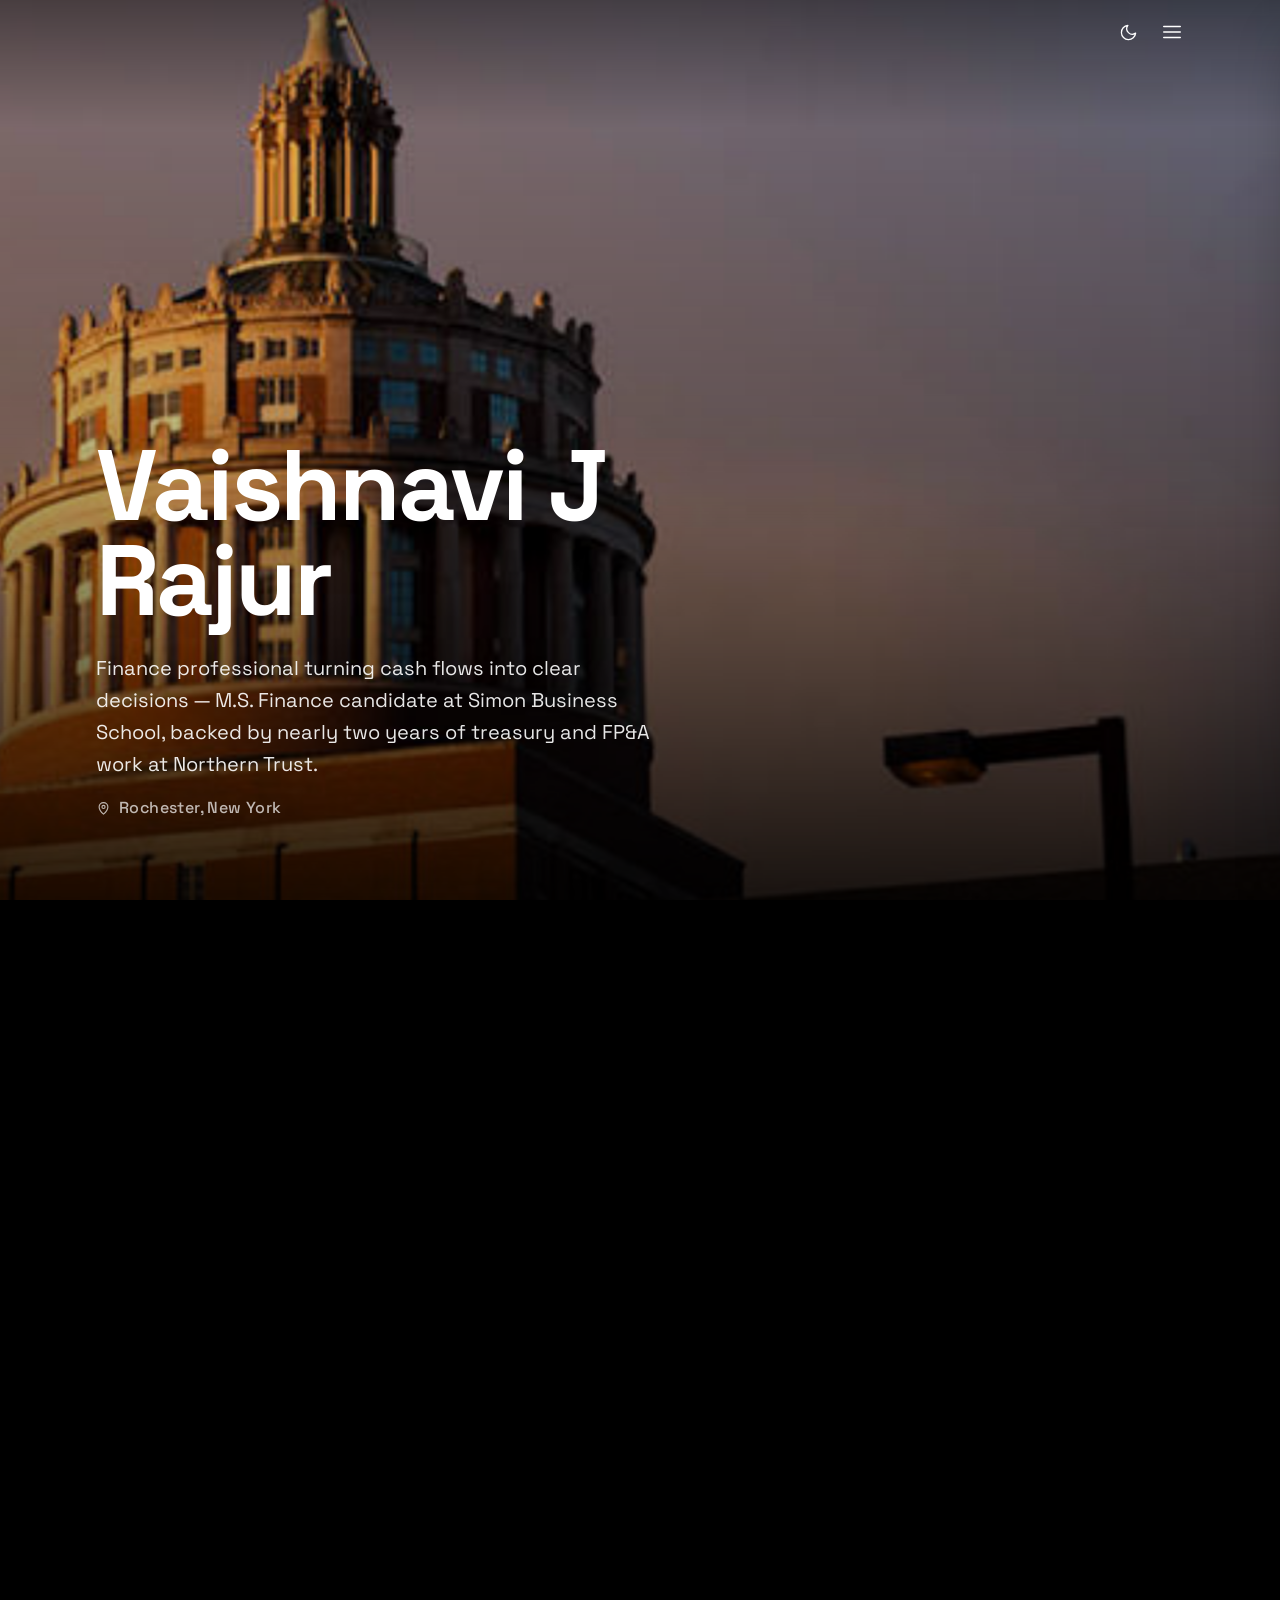
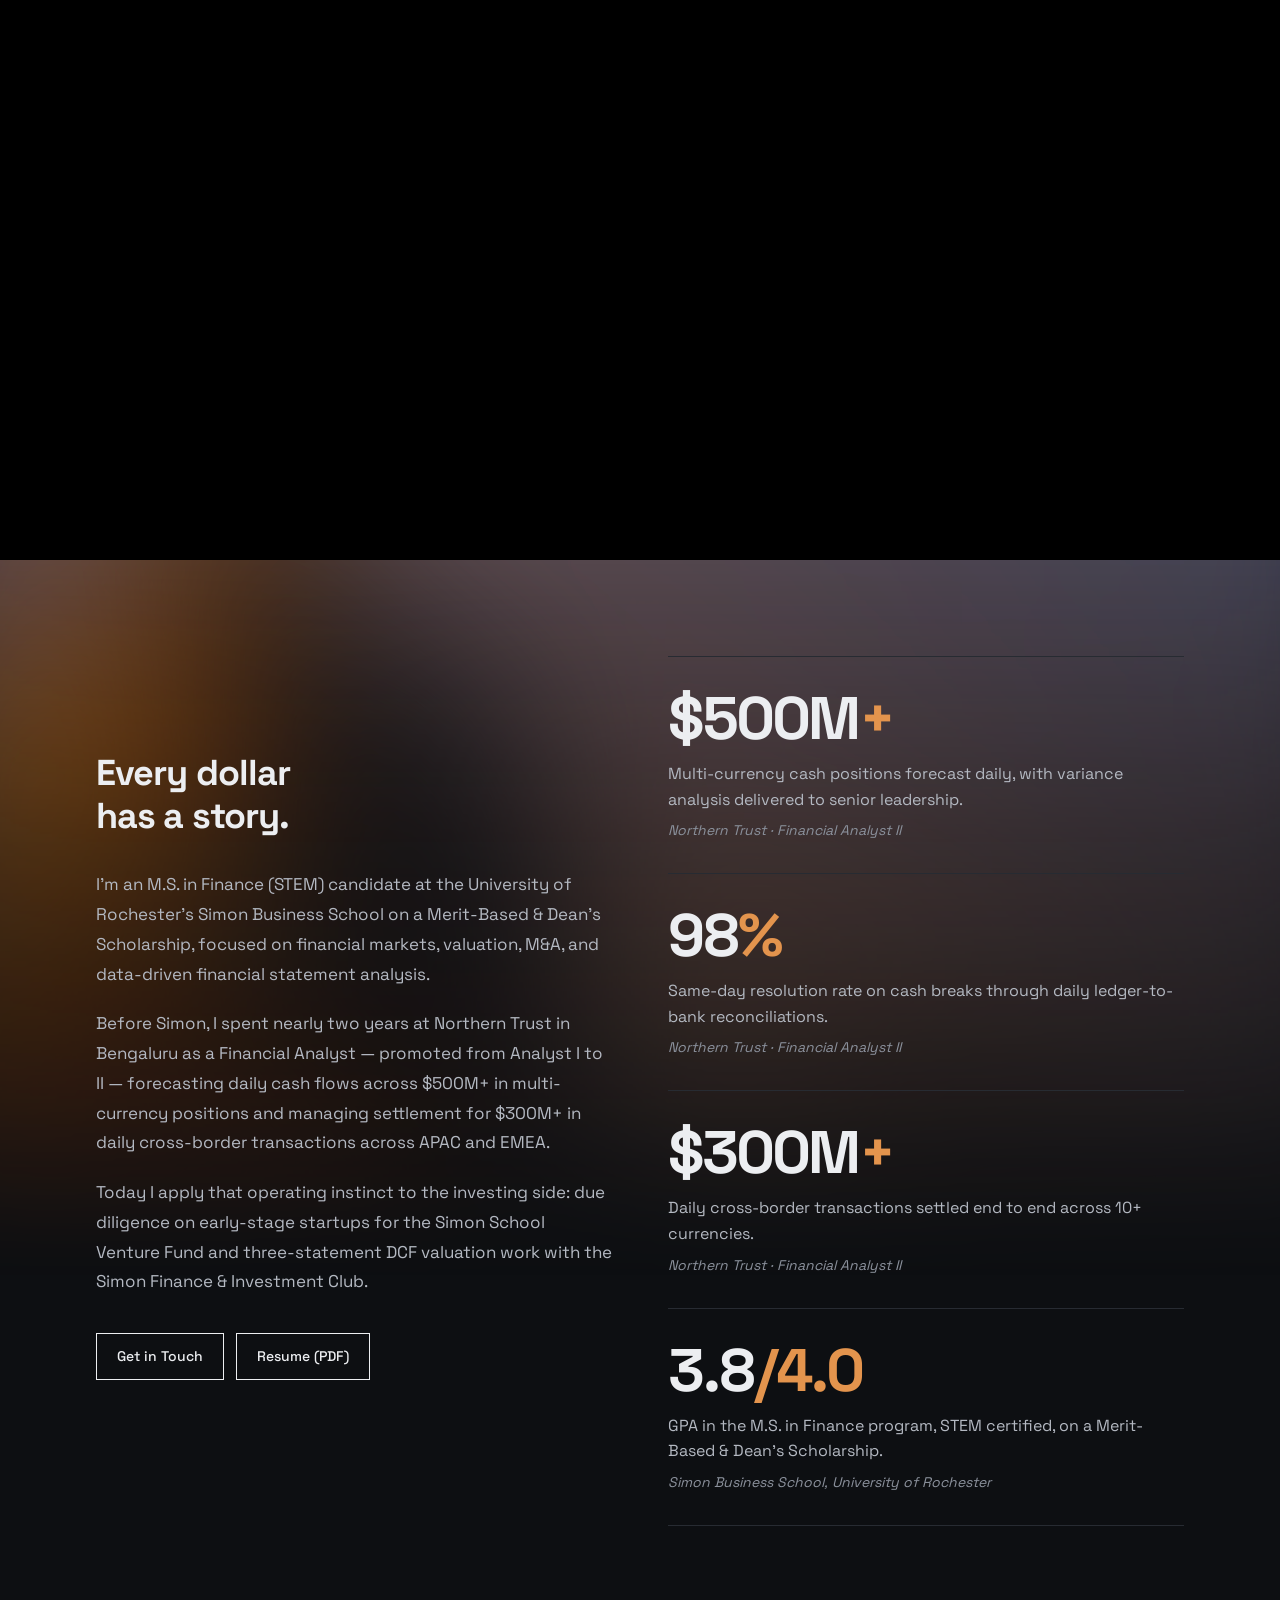
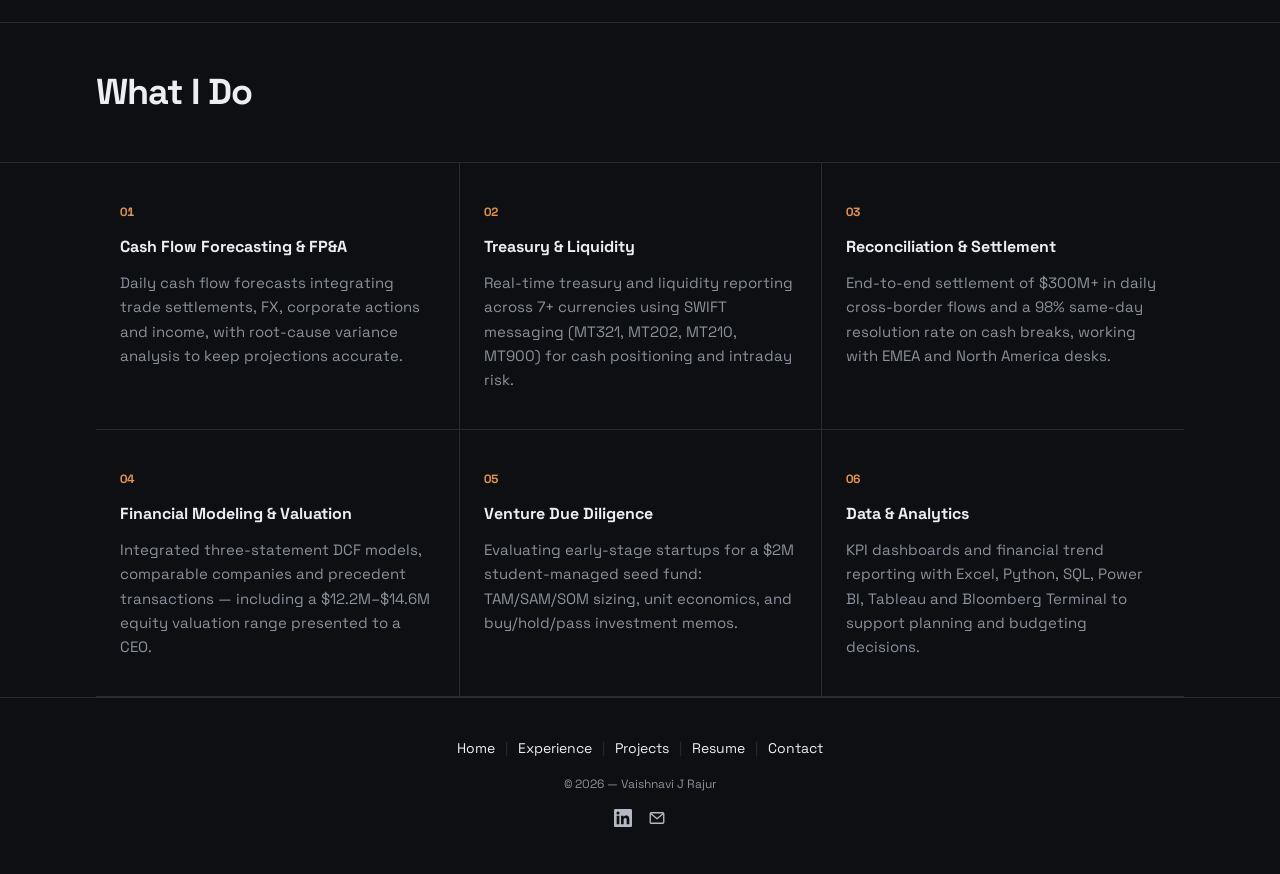
<file: index.html>
<!doctype html>
<html lang="en">
<head>
  <meta charset="utf-8">
  <meta name="viewport" content="width=device-width, initial-scale=1">
  <title>Vaishnavi J Rajur</title>
  <meta name="description" content="Vaishnavi J Rajur — M.S. Finance candidate at Simon Business School with treasury, cash management and FP&amp;A experience from Northern Trust.">
  <script>document.documentElement.classList.add('js');try{var t=localStorage.getItem('theme');if(t)document.documentElement.setAttribute('data-theme',t)}catch(e){}</script>
  <link rel="preconnect" href="https://fonts.googleapis.com">
  <link rel="preconnect" href="https://fonts.gstatic.com" crossorigin>
  <link href="https://fonts.googleapis.com/css2?family=Space+Grotesk:wght@300..700&display=swap" rel="stylesheet">
  <link rel="stylesheet" href="assets/style.css">
</head>
<body data-page="index.html">
<main>
  <div class="page-enter">

    <section id="top" class="hero-home">
      <div class="stage">
        <img src="maincover.jpeg" alt="" fetchpriority="high">
        <div class="shade-top"></div>
        <div class="shade-bottom"></div>
        <div class="container copy">
          <h1>
            <span class="rise-in" style="--d:150ms">Vaishnavi</span>
            <span class="rise-in" style="--d:260ms">J</span><br>
            <span class="rise-in" style="--d:370ms">Rajur</span>
          </h1>
          <p class="rise-in tagline" style="--d:700ms">Finance professional turning cash flows into clear decisions — M.S. Finance candidate at Simon Business School, backed by nearly two years of treasury and FP&amp;A work at Northern Trust.</p>
          <p class="rise-in loc" style="--d:900ms">
            <svg width="15" height="15" viewBox="0 0 24 24" fill="none" stroke="currentColor" stroke-width="1.8" stroke-linecap="round" stroke-linejoin="round" aria-hidden="true"><path d="M12 21s-7-6.1-7-11.5a7 7 0 0 1 14 0C19 14.9 12 21 12 21z"/><circle cx="12" cy="9.5" r="2.5"/></svg>
            Rochester, New York
          </p>
        </div>
      </div>
    </section>

    <div class="glow no-print" aria-hidden="true"><div><div class="blur"><img src="maincover.jpeg" alt=""></div></div></div>

    <section aria-labelledby="about-title" class="container about">
      <div class="sticky">
        <h2 id="about-title" class="h2"><span style="display:block">Every dollar</span><span style="display:block">has a story.</span></h2>
        <div class="lede">
          <p>I'm an M.S. in Finance (STEM) candidate at the University of Rochester's Simon Business School on a Merit-Based &amp; Dean's Scholarship, focused on financial markets, valuation, M&amp;A, and data-driven financial statement analysis.</p>
          <p>Before Simon, I spent nearly two years at Northern Trust in Bengaluru as a Financial Analyst — promoted from Analyst I to II — forecasting daily cash flows across $500M+ in multi-currency positions and managing settlement for $300M+ in daily cross-border transactions across APAC and EMEA.</p>
          <p>Today I apply that operating instinct to the investing side: due diligence on early-stage startups for the Simon School Venture Fund and three-statement DCF valuation work with the Simon Finance &amp; Investment Club.</p>
        </div>
        <div class="btn-row">
          <a class="btn" data-reveal href="contact.html">Get in Touch</a>
          <a class="btn" data-reveal href="resume.pdf" target="_blank" rel="noopener noreferrer">Resume (PDF)</a>
        </div>
      </div>

      <div class="stats">
        <div class="stat" data-reveal>
          <p class="num">$500M<span class="accent">+</span></p>
          <p class="label">Multi-currency cash positions forecast daily, with variance analysis delivered to senior leadership.</p>
          <p class="src">Northern Trust · Financial Analyst II</p>
        </div>
        <div class="stat" data-reveal>
          <p class="num">98<span class="accent">%</span></p>
          <p class="label">Same-day resolution rate on cash breaks through daily ledger-to-bank reconciliations.</p>
          <p class="src">Northern Trust · Financial Analyst II</p>
        </div>
        <div class="stat" data-reveal>
          <p class="num">$300M<span class="accent">+</span></p>
          <p class="label">Daily cross-border transactions settled end to end across 10+ currencies.</p>
          <p class="src">Northern Trust · Financial Analyst II</p>
        </div>
        <div class="stat" data-reveal>
          <p class="num">3.8<span class="accent">/4.0</span></p>
          <p class="label">GPA in the M.S. in Finance program, STEM certified, on a Merit-Based &amp; Dean's Scholarship.</p>
          <p class="src">Simon Business School, University of Rochester</p>
        </div>
      </div>
    </section>

    <section aria-labelledby="focus-title" class="section-rule">
      <div class="container focus-head">
        <h2 id="focus-title" class="h2">What I Do</h2>
      </div>
      <div class="section-rule">
        <ol class="container focus-grid">
          <li data-reveal>
            <span class="n">01</span>
            <h3>Cash Flow Forecasting &amp; FP&amp;A</h3>
            <p>Daily cash flow forecasts integrating trade settlements, FX, corporate actions and income, with root-cause variance analysis to keep projections accurate.</p>
          </li>
          <li data-reveal>
            <span class="n">02</span>
            <h3>Treasury &amp; Liquidity</h3>
            <p>Real-time treasury and liquidity reporting across 7+ currencies using SWIFT messaging (MT321, MT202, MT210, MT900) for cash positioning and intraday risk.</p>
          </li>
          <li data-reveal>
            <span class="n">03</span>
            <h3>Reconciliation &amp; Settlement</h3>
            <p>End-to-end settlement of $300M+ in daily cross-border flows and a 98% same-day resolution rate on cash breaks, working with EMEA and North America desks.</p>
          </li>
          <li data-reveal>
            <span class="n">04</span>
            <h3>Financial Modeling &amp; Valuation</h3>
            <p>Integrated three-statement DCF models, comparable companies and precedent transactions — including a $12.2M–$14.6M equity valuation range presented to a CEO.</p>
          </li>
          <li data-reveal>
            <span class="n">05</span>
            <h3>Venture Due Diligence</h3>
            <p>Evaluating early-stage startups for a $2M student-managed seed fund: TAM/SAM/SOM sizing, unit economics, and buy/hold/pass investment memos.</p>
          </li>
          <li data-reveal>
            <span class="n">06</span>
            <h3>Data &amp; Analytics</h3>
            <p>KPI dashboards and financial trend reporting with Excel, Python, SQL, Power BI, Tableau and Bloomberg Terminal to support planning and budgeting decisions.</p>
          </li>
        </ol>
      </div>
    </section>

  </div>
</main>
<script src="assets/main.js"></script>
</body>
</html>
</file>
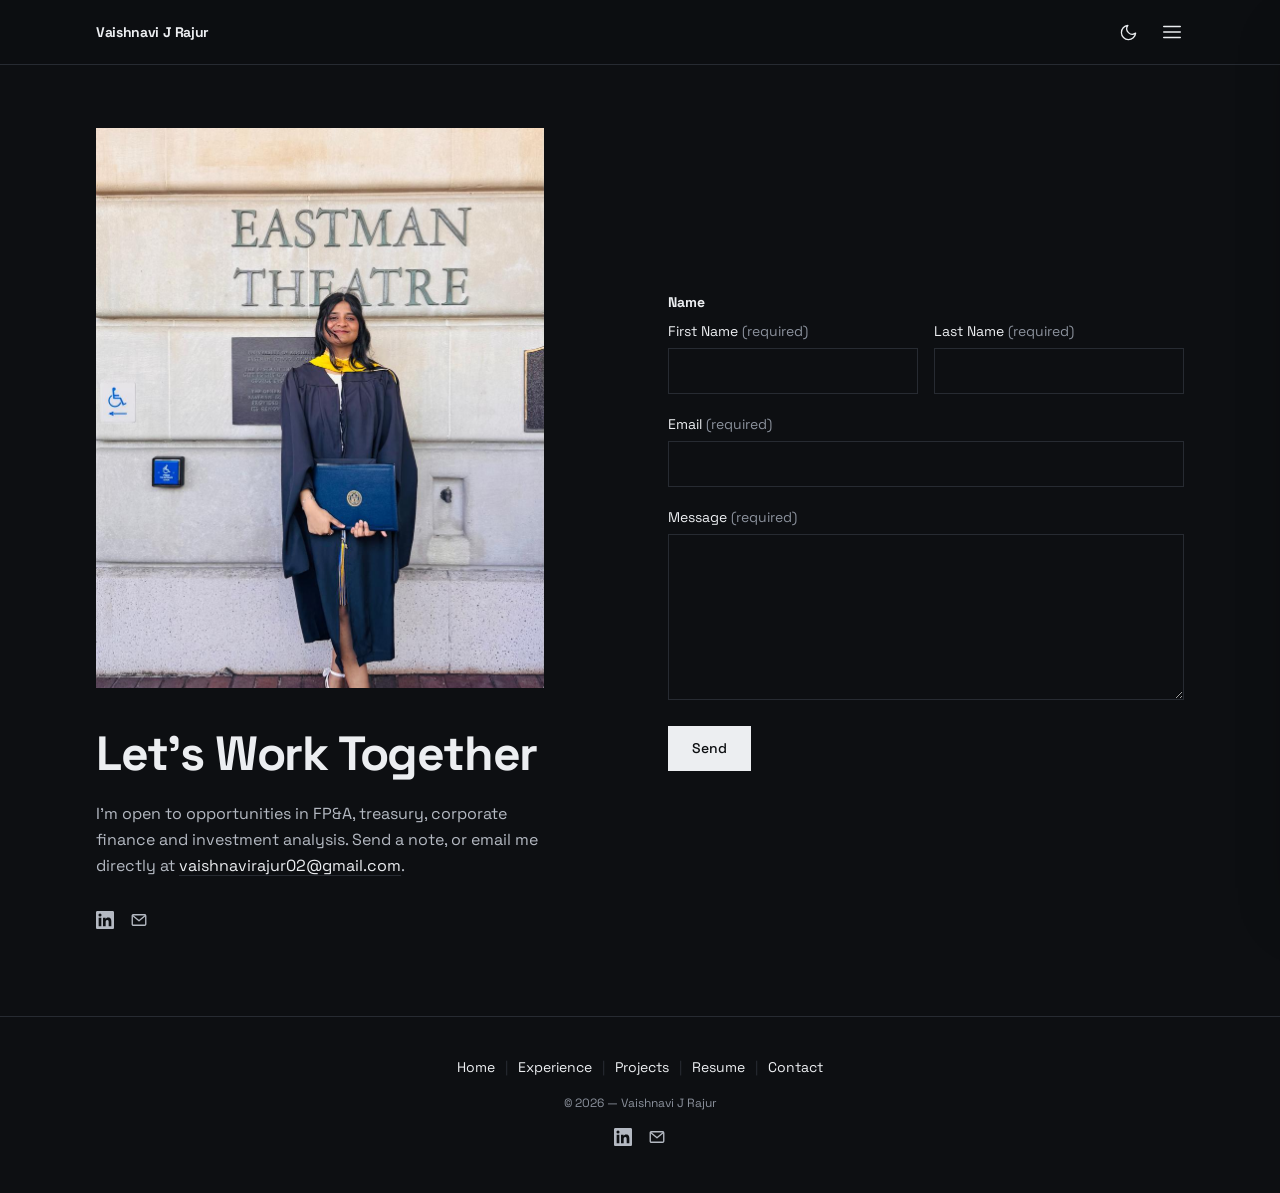
<file: contact.html>
<!doctype html>
<html lang="en">
<head>
  <meta charset="utf-8">
  <meta name="viewport" content="width=device-width, initial-scale=1">
  <title>Contact — Vaishnavi J Rajur</title>
  <meta name="description" content="Get in touch with Vaishnavi J Rajur.">
  <script>document.documentElement.classList.add('js');try{var t=localStorage.getItem('theme');if(t)document.documentElement.setAttribute('data-theme',t)}catch(e){}</script>
  <link rel="preconnect" href="https://fonts.googleapis.com">
  <link rel="preconnect" href="https://fonts.gstatic.com" crossorigin>
  <link href="https://fonts.googleapis.com/css2?family=Space+Grotesk:wght@300..700&display=swap" rel="stylesheet">
  <link rel="stylesheet" href="assets/style.css">
</head>
<body data-page="contact.html">
<main>
  <div class="page-enter">
    <div class="container contact">
      <div class="intro">
        <figure class="photo"><img src="assets/images/contact.jpg" alt="Vaishnavi in graduation gown holding her diploma outside Eastman Theatre, University of Rochester" loading="lazy"></figure>
        <h1>Let's Work Together</h1>
        <p>I'm open to opportunities in FP&amp;A, treasury, corporate finance and investment analysis. Send a note, or email me directly at
          <a class="link-underline" style="color:var(--fg)" href="mailto:vaishnavirajur02@gmail.com">vaishnavirajur02@gmail.com</a>.</p>
        <div class="socials">
          <a href="https://linkedin.com/in/vaishnavijrajur" target="_blank" rel="noopener noreferrer" aria-label="LinkedIn"><svg width="18" height="18" viewBox="0 0 24 24" fill="currentColor" aria-hidden="true"><path d="M20.447 20.452h-3.554v-5.569c0-1.328-.027-3.037-1.852-3.037-1.853 0-2.136 1.445-2.136 2.939v5.667H9.351V9h3.414v1.561h.046c.477-.9 1.637-1.85 3.37-1.85 3.601 0 4.267 2.37 4.267 5.455v6.286zM5.337 7.433a2.062 2.062 0 0 1-2.063-2.065 2.064 2.064 0 1 1 2.063 2.065zm1.782 13.019H3.555V9h3.564v11.452zM22.225 0H1.771C.792 0 0 .774 0 1.729v20.542C0 23.227.792 24 1.771 24h20.451C23.2 24 24 23.227 24 22.271V1.729C24 .774 23.2 0 22.222 0h.003z"/></svg></a>
          <a href="mailto:vaishnavirajur02@gmail.com" aria-label="Email"><svg width="18" height="18" viewBox="0 0 24 24" fill="none" stroke="currentColor" stroke-width="1.8" stroke-linecap="round" stroke-linejoin="round" aria-hidden="true"><rect x="3" y="5" width="18" height="14" rx="1.5"/><path d="m3.5 6 8.5 7 8.5-7"/></svg></a>
        </div>
      </div>

      <form id="contact-form">
        <fieldset>
          <legend>Name</legend>
          <div class="row2">
            <label>First Name <span class="faint">(required)</span><input name="firstName" required autocomplete="given-name"></label>
            <label>Last Name <span class="faint">(required)</span><input name="lastName" required autocomplete="family-name"></label>
          </div>
        </fieldset>
        <label>Email <span class="faint">(required)</span><input type="email" name="email" required autocomplete="email"></label>
        <label>Message <span class="faint">(required)</span><textarea name="message" rows="6" required></textarea></label>
        <div style="display:flex;align-items:center;gap:1rem">
          <button type="submit" class="btn-solid">Send</button>
          <p id="form-note" class="form-note" aria-live="polite"></p>
        </div>
      </form>
    </div>
  </div>
</main>
<script src="assets/main.js"></script>
</body>
</html>
</file>
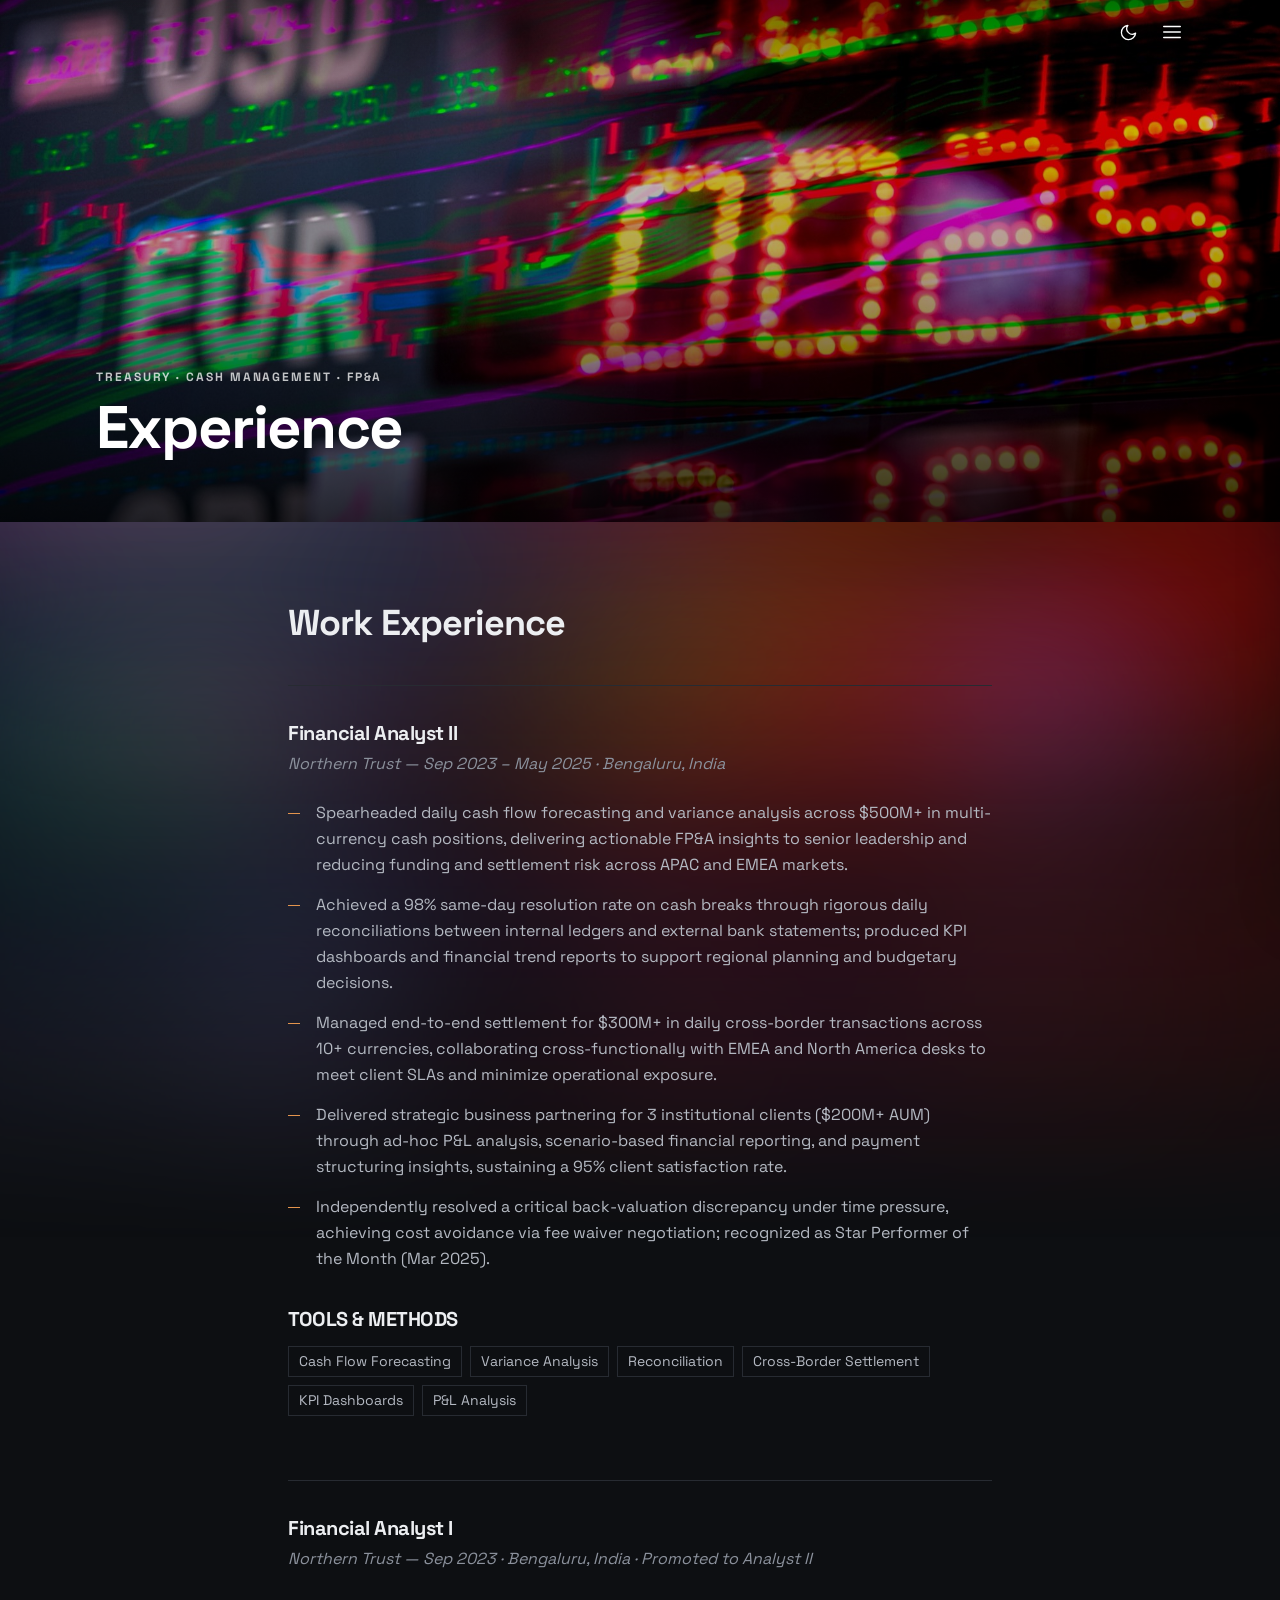
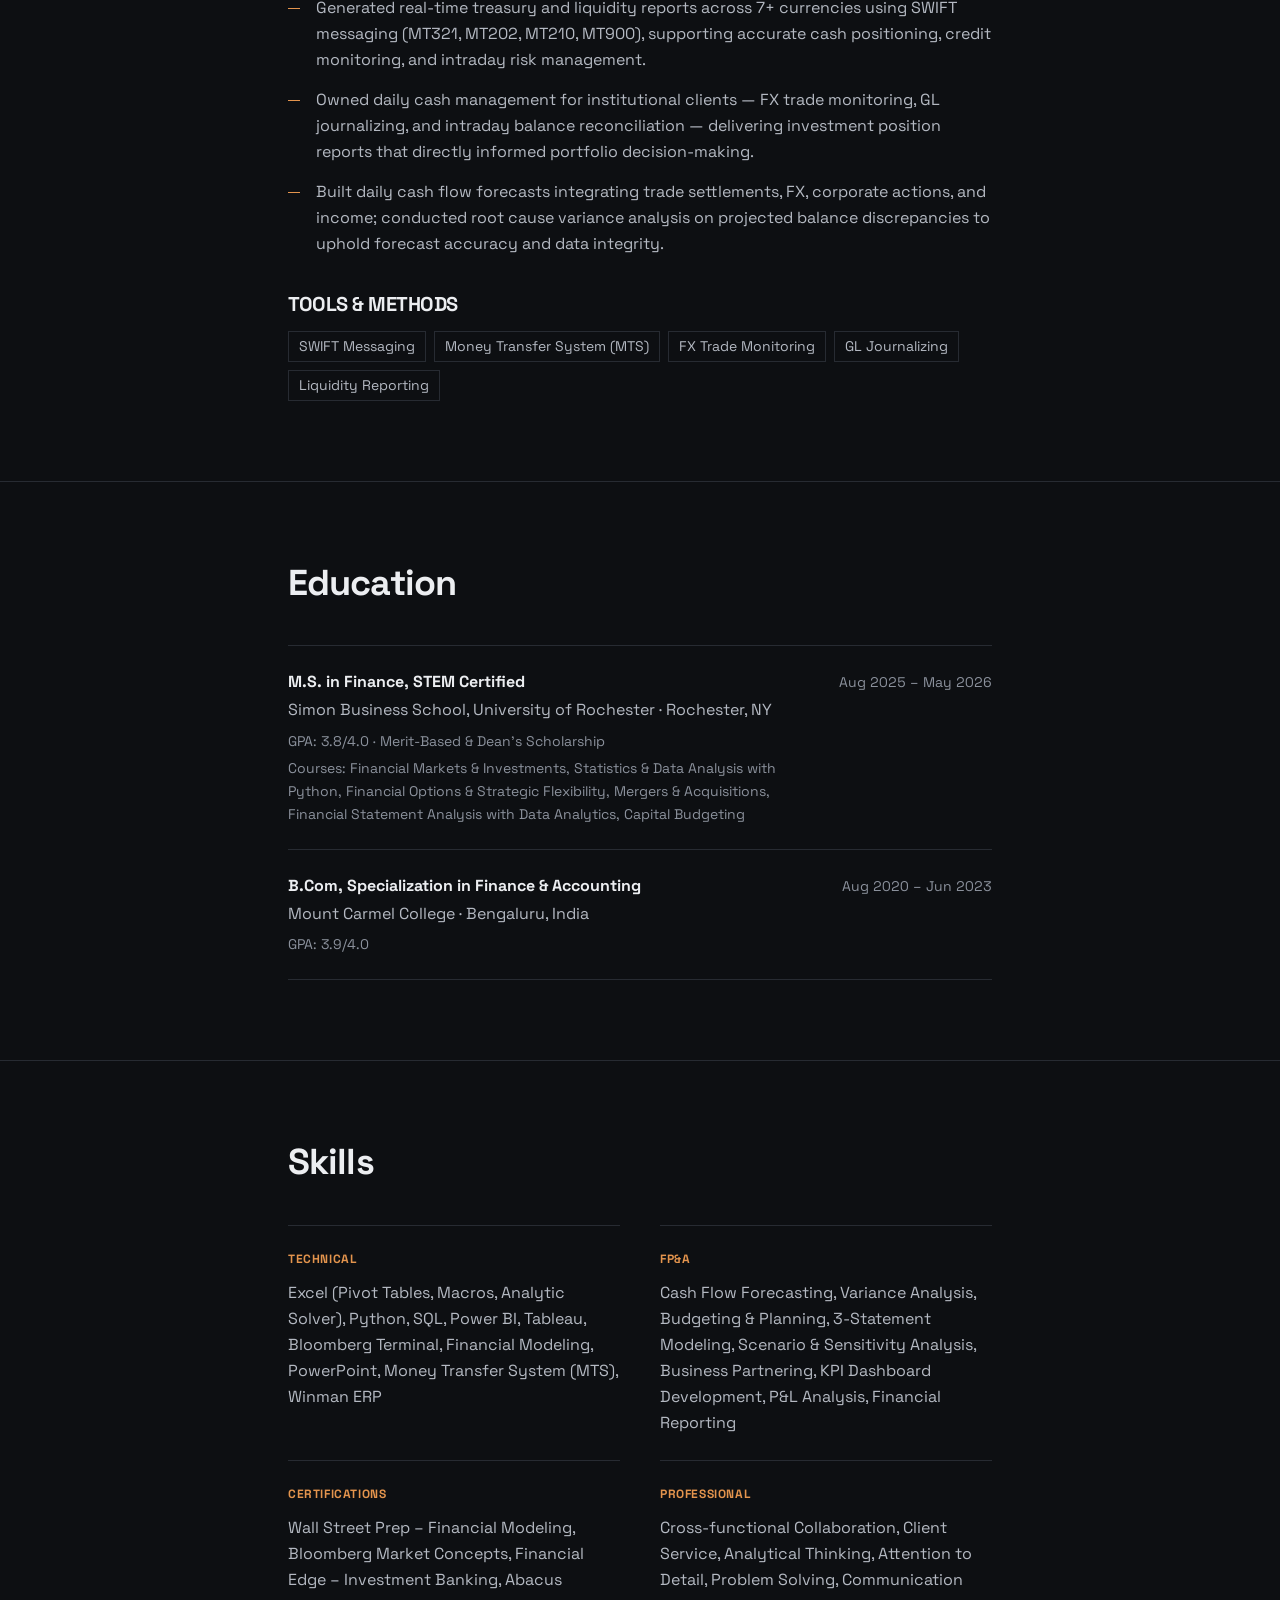
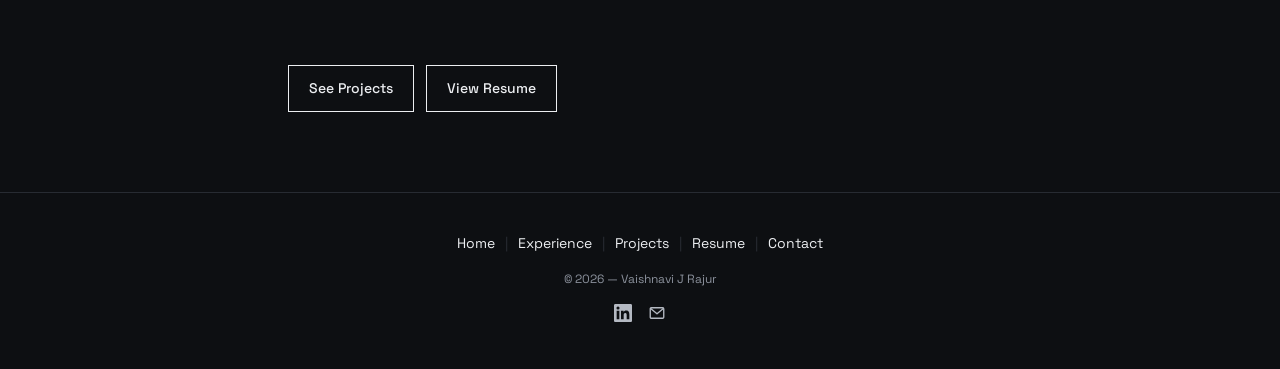
<file: experience.html>
<!doctype html>
<html lang="en">
<head>
  <meta charset="utf-8">
  <meta name="viewport" content="width=device-width, initial-scale=1">
  <title>Experience — Vaishnavi J Rajur</title>
  <meta name="description" content="Work experience, education and skills of Vaishnavi J Rajur.">
  <script>document.documentElement.classList.add('js');try{var t=localStorage.getItem('theme');if(t)document.documentElement.setAttribute('data-theme',t)}catch(e){}</script>
  <link rel="preconnect" href="https://fonts.googleapis.com">
  <link rel="preconnect" href="https://fonts.gstatic.com" crossorigin>
  <link href="https://fonts.googleapis.com/css2?family=Space+Grotesk:wght@300..700&display=swap" rel="stylesheet">
  <link rel="stylesheet" href="assets/style.css">
</head>
<body data-page="experience.html">
<main>
  <div class="page-enter">

    <section id="top" class="hero-sub">
      <img class="hero-img" src="assets/images/experience.jpg" alt="Currency exchange board showing USD, EUR and GBP rates" style="object-position:50% 45%" fetchpriority="high">
      <div class="shade-top"></div>
      <div class="shade-sub"></div>
      <div class="container copy">
        <p class="rise-in kicker" style="--d:100ms">Treasury · Cash Management · FP&amp;A</p>
        <h1><span class="rise-in" style="--d:220ms">Experience</span></h1>
      </div>
    </section>
    <div class="glow no-print" aria-hidden="true"><div><div class="blur"><img src="assets/images/experience.jpg" alt=""></div></div></div>

    <section aria-labelledby="work-title" class="container-narrow pad-section">
      <h2 id="work-title" class="h2">Work Experience</h2>
      <div class="jobs" style="margin-top:2.5rem">

        <article class="job" data-reveal>
          <h3>Financial Analyst II</h3>
          <p class="meta">Northern Trust — Sep 2023 – May 2025 · Bengaluru, India</p>
          <ul class="dash-list">
            <li><span>Spearheaded daily cash flow forecasting and variance analysis across $500M+ in multi-currency cash positions, delivering actionable FP&amp;A insights to senior leadership and reducing funding and settlement risk across APAC and EMEA markets.</span></li>
            <li><span>Achieved a 98% same-day resolution rate on cash breaks through rigorous daily reconciliations between internal ledgers and external bank statements; produced KPI dashboards and financial trend reports to support regional planning and budgetary decisions.</span></li>
            <li><span>Managed end-to-end settlement for $300M+ in daily cross-border transactions across 10+ currencies, collaborating cross-functionally with EMEA and North America desks to meet client SLAs and minimize operational exposure.</span></li>
            <li><span>Delivered strategic business partnering for 3 institutional clients ($200M+ AUM) through ad-hoc P&amp;L analysis, scenario-based financial reporting, and payment structuring insights, sustaining a 95% client satisfaction rate.</span></li>
            <li><span>Independently resolved a critical back-valuation discrepancy under time pressure, achieving cost avoidance via fee waiver negotiation; recognized as Star Performer of the Month (Mar 2025).</span></li>
          </ul>
          <div class="sub-block">
            <h3 class="eyebrow">Tools &amp; Methods</h3>
            <ul class="chips">
              <li>Cash Flow Forecasting</li><li>Variance Analysis</li><li>Reconciliation</li><li>Cross-Border Settlement</li><li>KPI Dashboards</li><li>P&amp;L Analysis</li>
            </ul>
          </div>
        </article>

        <article class="job" data-reveal>
          <h3>Financial Analyst I</h3>
          <p class="meta">Northern Trust — Sep 2023 · Bengaluru, India · Promoted to Analyst II</p>
          <ul class="dash-list">
            <li><span>Generated real-time treasury and liquidity reports across 7+ currencies using SWIFT messaging (MT321, MT202, MT210, MT900), supporting accurate cash positioning, credit monitoring, and intraday risk management.</span></li>
            <li><span>Owned daily cash management for institutional clients — FX trade monitoring, GL journalizing, and intraday balance reconciliation — delivering investment position reports that directly informed portfolio decision-making.</span></li>
            <li><span>Built daily cash flow forecasts integrating trade settlements, FX, corporate actions, and income; conducted root cause variance analysis on projected balance discrepancies to uphold forecast accuracy and data integrity.</span></li>
          </ul>
          <div class="sub-block">
            <h3 class="eyebrow">Tools &amp; Methods</h3>
            <ul class="chips">
              <li>SWIFT Messaging</li><li>Money Transfer System (MTS)</li><li>FX Trade Monitoring</li><li>GL Journalizing</li><li>Liquidity Reporting</li>
            </ul>
          </div>
        </article>

      </div>
    </section>

    <section aria-labelledby="education-title" class="section-rule">
      <div class="container-narrow pad-section">
        <h2 id="education-title" class="h2">Education</h2>
        <ul class="edu-list">
          <li data-reveal>
            <div>
              <h3>M.S. in Finance, STEM Certified</h3>
              <p class="muted" style="margin-top:.25rem">Simon Business School, University of Rochester · Rochester, NY</p>
              <p class="faint" style="margin-top:.5rem;font-size:.875rem;line-height:1.625">GPA: 3.8/4.0 · Merit-Based &amp; Dean's Scholarship</p>
              <p class="faint" style="margin-top:.25rem;font-size:.875rem;line-height:1.625">Courses: Financial Markets &amp; Investments, Statistics &amp; Data Analysis with Python, Financial Options &amp; Strategic Flexibility, Mergers &amp; Acquisitions, Financial Statement Analysis with Data Analytics, Capital Budgeting</p>
            </div>
            <p class="date">Aug 2025 – May 2026</p>
          </li>
          <li data-reveal>
            <div>
              <h3>B.Com, Specialization in Finance &amp; Accounting</h3>
              <p class="muted" style="margin-top:.25rem">Mount Carmel College · Bengaluru, India</p>
              <p class="faint" style="margin-top:.5rem;font-size:.875rem">GPA: 3.9/4.0</p>
            </div>
            <p class="date">Aug 2020 – Jun 2023</p>
          </li>
        </ul>
      </div>
    </section>

    <section aria-labelledby="skills-title" class="section-rule">
      <div class="container-narrow pad-section">
        <h2 id="skills-title" class="h2">Skills</h2>
        <dl class="skills-dl">
          <div data-reveal><dt>Technical</dt><dd>Excel (Pivot Tables, Macros, Analytic Solver), Python, SQL, Power BI, Tableau, Bloomberg Terminal, Financial Modeling, PowerPoint, Money Transfer System (MTS), Winman ERP</dd></div>
          <div data-reveal><dt>FP&amp;A</dt><dd>Cash Flow Forecasting, Variance Analysis, Budgeting &amp; Planning, 3-Statement Modeling, Scenario &amp; Sensitivity Analysis, Business Partnering, KPI Dashboard Development, P&amp;L Analysis, Financial Reporting</dd></div>
          <div data-reveal><dt>Certifications</dt><dd>Wall Street Prep – Financial Modeling, Bloomberg Market Concepts, Financial Edge – Investment Banking, Abacus</dd></div>
          <div data-reveal><dt>Professional</dt><dd>Cross-functional Collaboration, Client Service, Analytical Thinking, Attention to Detail, Problem Solving, Communication</dd></div>
        </dl>
        <div class="btn-row" style="margin-top:3rem">
          <a class="btn" data-reveal href="projects.html">See Projects</a>
          <a class="btn" data-reveal href="resume.html">View Resume</a>
        </div>
      </div>
    </section>

  </div>
</main>
<script src="assets/main.js"></script>
</body>
</html>
</file>
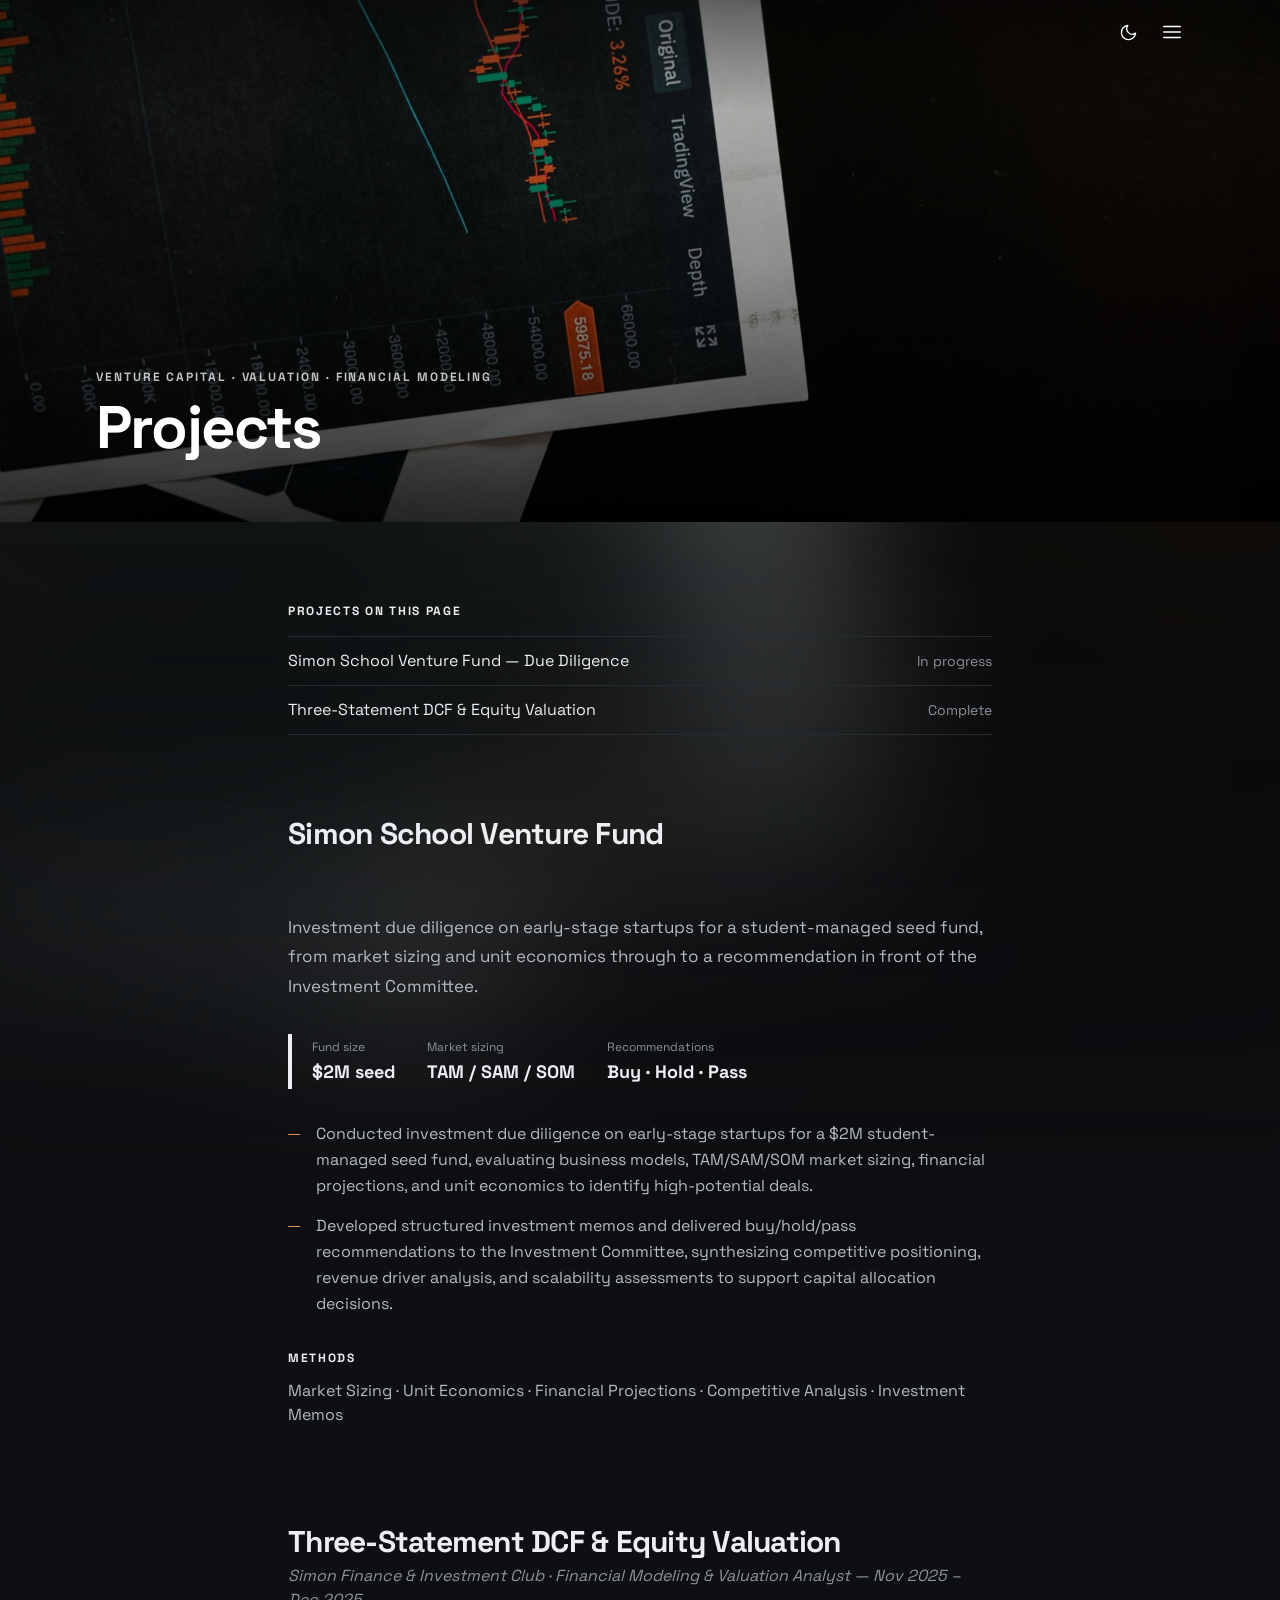
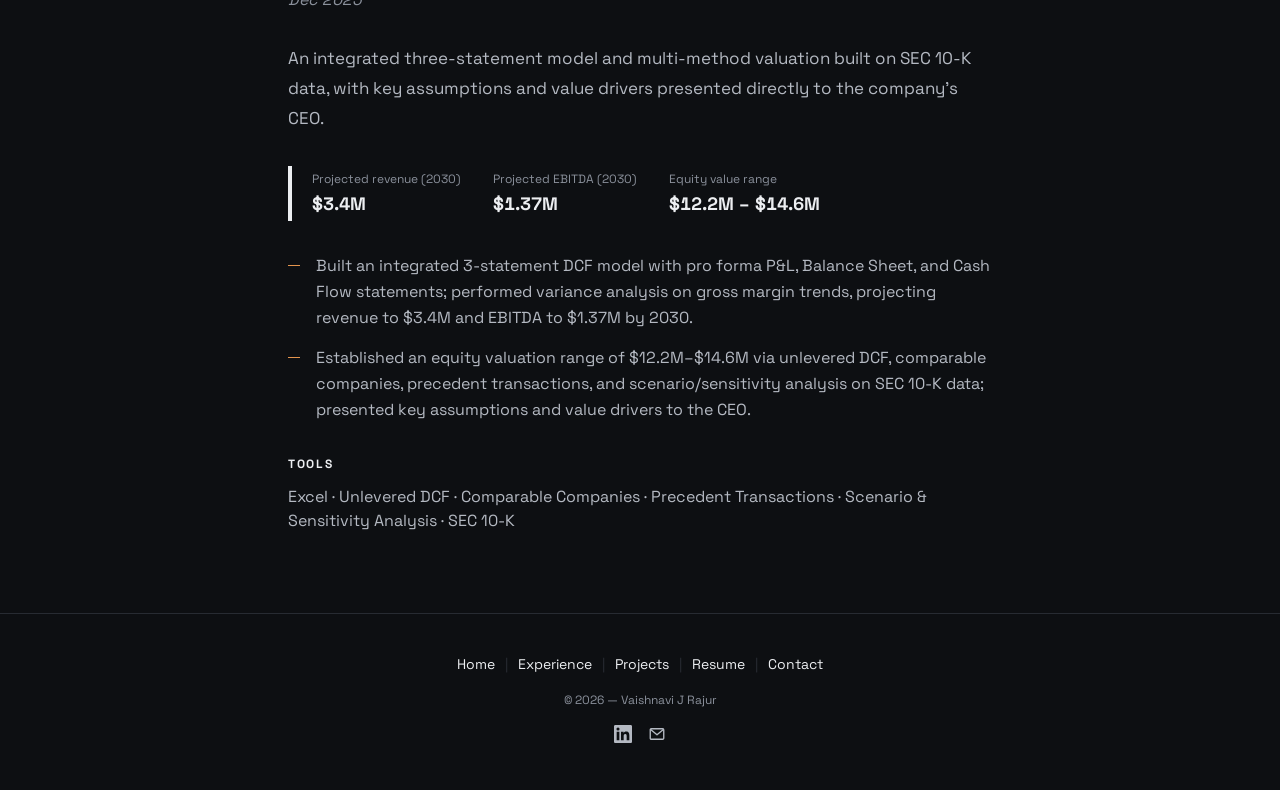
<file: projects.html>
<!doctype html>
<html lang="en">
<head>
  <meta charset="utf-8">
  <meta name="viewport" content="width=device-width, initial-scale=1">
  <title>Projects — Vaishnavi J Rajur</title>
  <meta name="description" content="Venture due diligence and financial modeling &amp; valuation projects by Vaishnavi J Rajur.">
  <script>document.documentElement.classList.add('js');try{var t=localStorage.getItem('theme');if(t)document.documentElement.setAttribute('data-theme',t)}catch(e){}</script>
  <link rel="preconnect" href="https://fonts.googleapis.com">
  <link rel="preconnect" href="https://fonts.gstatic.com" crossorigin>
  <link href="https://fonts.googleapis.com/css2?family=Space+Grotesk:wght@300..700&display=swap" rel="stylesheet">
  <link rel="stylesheet" href="assets/style.css">
</head>
<body data-page="projects.html">
<main>
  <div class="page-enter">

    <section id="top" class="hero-sub">
      <img class="hero-img" src="assets/images/projects.jpg" alt="Printed trading chart with candlesticks on a dark desk" style="object-position:30% 40%" fetchpriority="high">
      <div class="shade-top"></div>
      <div class="shade-sub"></div>
      <div class="container copy">
        <p class="rise-in kicker" style="--d:100ms">Venture Capital · Valuation · Financial Modeling</p>
        <h1><span class="rise-in" style="--d:220ms">Projects</span></h1>
      </div>
    </section>
    <div class="glow no-print" aria-hidden="true"><div><div class="blur"><img src="assets/images/projects.jpg" alt=""></div></div></div>

    <div class="container-narrow pad-section">

      <nav aria-label="Projects on this page" class="toc" data-reveal>
        <h3 class="eyebrow">Projects on this page</h3>
        <ul>
          <li><a href="#venture-fund"><span>Simon School Venture Fund — Due Diligence</span><span class="st">In progress</span></a></li>
          <li><a href="#dcf-valuation"><span>Three-Statement DCF &amp; Equity Valuation</span><span class="st">Complete</span></a></li>
        </ul>
      </nav>

      <div class="projects" style="margin-top:5rem">

        <article id="venture-fund" class="project">
          <h2 data-reveal>Simon School Venture Fund</h2>
          <p class="meta" data-reveal>Due Diligence Analyst — Oct 2025 – Present</p>
          <p class="lede" data-reveal>Investment due diligence on early-stage startups for a student-managed seed fund, from market sizing and unit economics through to a recommendation in front of the Investment Committee.</p>
          <blockquote class="metrics" data-reveal>
            <dl>
              <div><dt>Fund size</dt><dd>$2M seed</dd></div>
              <div><dt>Market sizing</dt><dd>TAM / SAM / SOM</dd></div>
              <div><dt>Recommendations</dt><dd>Buy · Hold · Pass</dd></div>
            </dl>
          </blockquote>
          <ul class="dash-list" data-reveal>
            <li><span>Conducted investment due diligence on early-stage startups for a $2M student-managed seed fund, evaluating business models, TAM/SAM/SOM market sizing, financial projections, and unit economics to identify high-potential deals.</span></li>
            <li><span>Developed structured investment memos and delivered buy/hold/pass recommendations to the Investment Committee, synthesizing competitive positioning, revenue driver analysis, and scalability assessments to support capital allocation decisions.</span></li>
          </ul>
          <div class="sub-block" data-reveal>
            <h3 class="eyebrow">Methods</h3>
            <p class="muted" style="margin-top:.75rem">Market Sizing · Unit Economics · Financial Projections · Competitive Analysis · Investment Memos</p>
          </div>
        </article>

        <article id="dcf-valuation" class="project">
          <h2 data-reveal>Three-Statement DCF &amp; Equity Valuation</h2>
          <p class="meta" data-reveal>Simon Finance &amp; Investment Club · Financial Modeling &amp; Valuation Analyst — Nov 2025 – Dec 2025</p>
          <p class="lede" data-reveal>An integrated three-statement model and multi-method valuation built on SEC 10-K data, with key assumptions and value drivers presented directly to the company's CEO.</p>
          <blockquote class="metrics" data-reveal>
            <dl>
              <div><dt>Projected revenue (2030)</dt><dd>$3.4M</dd></div>
              <div><dt>Projected EBITDA (2030)</dt><dd>$1.37M</dd></div>
              <div><dt>Equity value range</dt><dd>$12.2M – $14.6M</dd></div>
            </dl>
          </blockquote>
          <ul class="dash-list" data-reveal>
            <li><span>Built an integrated 3-statement DCF model with pro forma P&amp;L, Balance Sheet, and Cash Flow statements; performed variance analysis on gross margin trends, projecting revenue to $3.4M and EBITDA to $1.37M by 2030.</span></li>
            <li><span>Established an equity valuation range of $12.2M–$14.6M via unlevered DCF, comparable companies, precedent transactions, and scenario/sensitivity analysis on SEC 10-K data; presented key assumptions and value drivers to the CEO.</span></li>
          </ul>
          <div class="sub-block" data-reveal>
            <h3 class="eyebrow">Tools</h3>
            <p class="muted" style="margin-top:.75rem">Excel · Unlevered DCF · Comparable Companies · Precedent Transactions · Scenario &amp; Sensitivity Analysis · SEC 10-K</p>
          </div>
        </article>

      </div>
    </div>

  </div>
</main>
<script src="assets/main.js"></script>
</body>
</html>
</file>
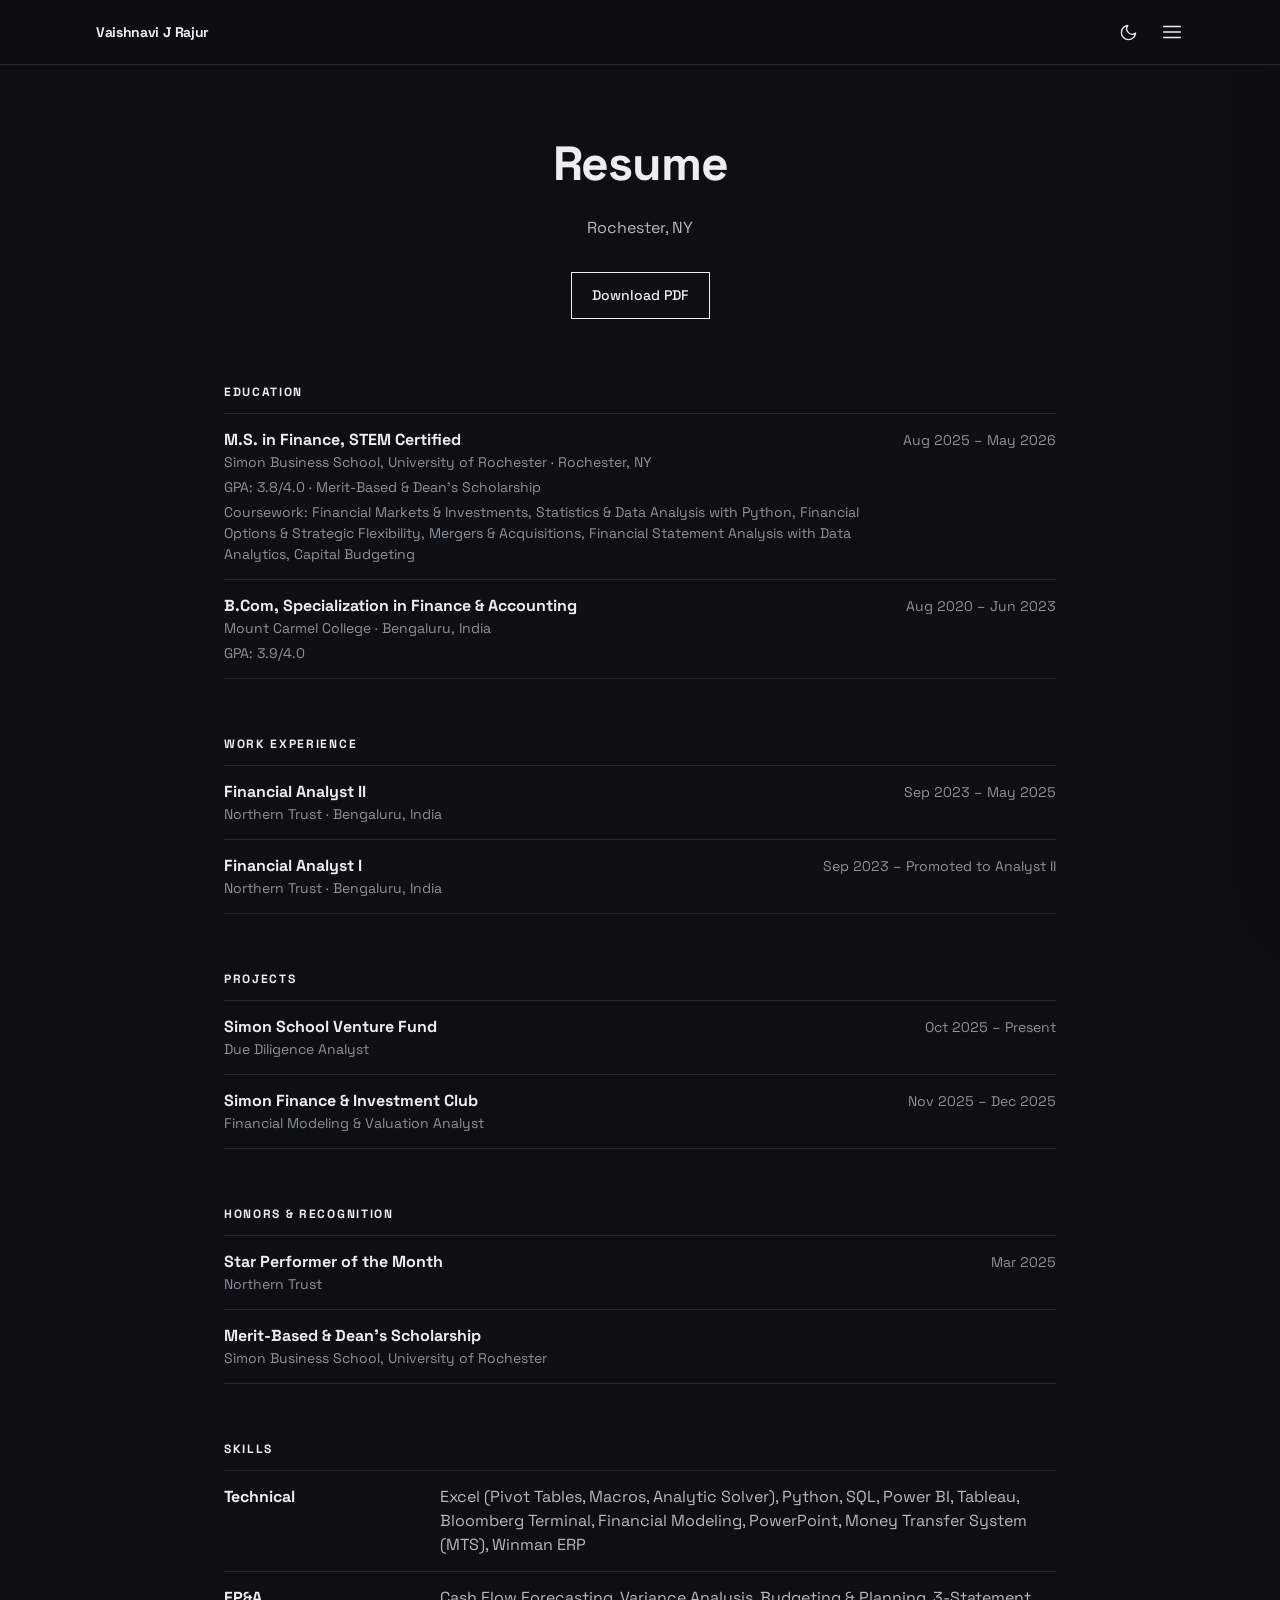
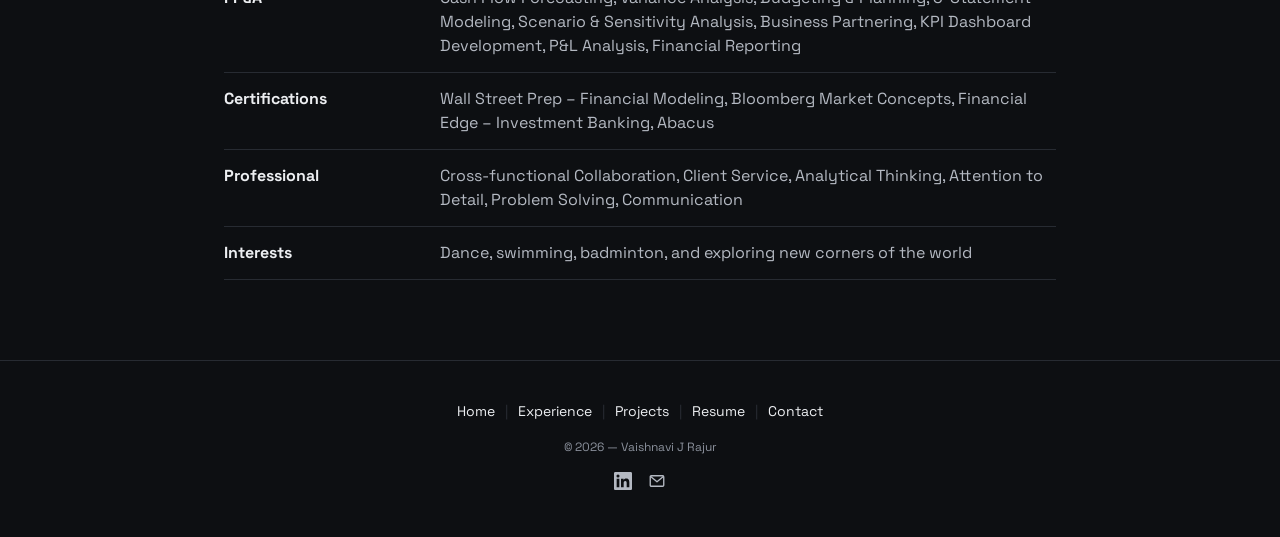
<file: resume.html>
<!doctype html>
<html lang="en">
<head>
  <meta charset="utf-8">
  <meta name="viewport" content="width=device-width, initial-scale=1">
  <title>Resume — Vaishnavi J Rajur</title>
  <meta name="description" content="Resume of Vaishnavi J Rajur.">
  <script>document.documentElement.classList.add('js');try{var t=localStorage.getItem('theme');if(t)document.documentElement.setAttribute('data-theme',t)}catch(e){}</script>
  <link rel="preconnect" href="https://fonts.googleapis.com">
  <link rel="preconnect" href="https://fonts.gstatic.com" crossorigin>
  <link href="https://fonts.googleapis.com/css2?family=Space+Grotesk:wght@300..700&display=swap" rel="stylesheet">
  <link rel="stylesheet" href="assets/style.css">
</head>
<body data-page="resume.html">
<main>
  <div class="page-enter">
    <div class="resume-wrap">
      <header>
        <h1>Resume</h1>
        <p class="muted" style="margin-top:1rem">Rochester, NY</p>
        <div class="no-print" style="margin-top:2rem;display:flex;justify-content:center">
          <a class="btn" data-reveal href="resume.pdf" target="_blank" rel="noopener noreferrer">Download PDF</a>
        </div>
      </header>

      <div class="resume-sections">
        <section data-reveal>
          <h3 class="eyebrow">Education</h3>
          <ul class="rlist">
            <li>
              <div>
                <p class="t">M.S. in Finance, STEM Certified</p>
                <p class="s">Simon Business School, University of Rochester · Rochester, NY</p>
                <p class="s" style="margin-top:.25rem">GPA: 3.8/4.0 · Merit-Based &amp; Dean's Scholarship</p>
                <p class="s" style="margin-top:.25rem">Coursework: Financial Markets &amp; Investments, Statistics &amp; Data Analysis with Python, Financial Options &amp; Strategic Flexibility, Mergers &amp; Acquisitions, Financial Statement Analysis with Data Analytics, Capital Budgeting</p>
              </div>
              <p class="date">Aug 2025 – May 2026</p>
            </li>
            <li>
              <div>
                <p class="t">B.Com, Specialization in Finance &amp; Accounting</p>
                <p class="s">Mount Carmel College · Bengaluru, India</p>
                <p class="s" style="margin-top:.25rem">GPA: 3.9/4.0</p>
              </div>
              <p class="date">Aug 2020 – Jun 2023</p>
            </li>
          </ul>
        </section>

        <section data-reveal>
          <h3 class="eyebrow">Work Experience</h3>
          <ul class="rlist">
            <li>
              <div><p class="t">Financial Analyst II</p><p class="s">Northern Trust · Bengaluru, India</p></div>
              <p class="date">Sep 2023 – May 2025</p>
            </li>
            <li>
              <div><p class="t">Financial Analyst I</p><p class="s">Northern Trust · Bengaluru, India</p></div>
              <p class="date">Sep 2023 – Promoted to Analyst II</p>
            </li>
          </ul>
        </section>

        <section data-reveal>
          <h3 class="eyebrow">Projects</h3>
          <ul class="rlist">
            <li>
              <div><p class="t">Simon School Venture Fund</p><p class="s">Due Diligence Analyst</p></div>
              <p class="date">Oct 2025 – Present</p>
            </li>
            <li>
              <div><p class="t">Simon Finance &amp; Investment Club</p><p class="s">Financial Modeling &amp; Valuation Analyst</p></div>
              <p class="date">Nov 2025 – Dec 2025</p>
            </li>
          </ul>
        </section>

        <section data-reveal>
          <h3 class="eyebrow">Honors &amp; Recognition</h3>
          <ul class="rlist">
            <li>
              <div><p class="t">Star Performer of the Month</p><p class="s">Northern Trust</p></div>
              <p class="date">Mar 2025</p>
            </li>
            <li>
              <div><p class="t">Merit-Based &amp; Dean's Scholarship</p><p class="s">Simon Business School, University of Rochester</p></div>
            </li>
          </ul>
        </section>

        <section data-reveal>
          <h3 class="eyebrow">Skills</h3>
          <ul class="rlist grid">
            <li><p class="t">Technical</p><p class="muted">Excel (Pivot Tables, Macros, Analytic Solver), Python, SQL, Power BI, Tableau, Bloomberg Terminal, Financial Modeling, PowerPoint, Money Transfer System (MTS), Winman ERP</p></li>
            <li><p class="t">FP&amp;A</p><p class="muted">Cash Flow Forecasting, Variance Analysis, Budgeting &amp; Planning, 3-Statement Modeling, Scenario &amp; Sensitivity Analysis, Business Partnering, KPI Dashboard Development, P&amp;L Analysis, Financial Reporting</p></li>
            <li><p class="t">Certifications</p><p class="muted">Wall Street Prep – Financial Modeling, Bloomberg Market Concepts, Financial Edge – Investment Banking, Abacus</p></li>
            <li><p class="t">Professional</p><p class="muted">Cross-functional Collaboration, Client Service, Analytical Thinking, Attention to Detail, Problem Solving, Communication</p></li>
            <li><p class="t">Interests</p><p class="muted">Dance, swimming, badminton, and exploring new corners of the world</p></li>
          </ul>
        </section>
      </div>
    </div>
  </div>
</main>
<script src="assets/main.js"></script>
</body>
</html>
</file>
<file: assets/style.css>
/* ---------- Tokens (dark default, light via data-theme) ---------- */
:root {
  color-scheme: dark;
  --bg: #0d0f12;
  --fg: #eceef1;
  --muted: #b4b9c2;
  --faint: #8b919c;
  --rule: #272b32;
  --placeholder: #161a1f;
  --accent: #e3944d;
  --glow-strength: .6;
  --font: "Space Grotesk", ui-sans-serif, system-ui, -apple-system, "Segoe UI", sans-serif;
  --max: 72rem;
  --max-narrow: 48rem;
}
:root[data-theme="light"] {
  color-scheme: light;
  --bg: #fff;
  --fg: #0b0c0e;
  --muted: #3d424a;
  --faint: #6b717b;
  --rule: #e4e4e1;
  --placeholder: #f3f3f1;
  --accent: #b5651d;
  --glow-strength: .42;
}

/* ---------- Base ---------- */
*, *::before, *::after { box-sizing: border-box; }
html { background: var(--bg); scroll-behavior: smooth; -webkit-text-size-adjust: 100%; }
body {
  margin: 0; min-height: 100vh; display: flex; flex-direction: column;
  background: var(--bg); color: var(--fg); font-family: var(--font);
  line-height: 1.5; -webkit-font-smoothing: antialiased; overflow-x: hidden;
}
h1, h2, h3, p, ul, ol, dl, dd, figure, blockquote { margin: 0; padding: 0; }
ul, ol { list-style: none; }
a { color: inherit; text-decoration: none; }
button { font: inherit; color: inherit; background: none; border: 0; cursor: pointer; padding: 0; }
img { display: block; max-width: 100%; }
::selection { background: color-mix(in srgb, var(--accent) 22%, transparent); }
:focus-visible { outline: 2px solid var(--accent); outline-offset: 2px; }

main { position: relative; isolation: isolate; flex: 1; }
.container { margin: 0 auto; max-width: var(--max); padding: 0 1.25rem; width: 100%; }
.container-narrow { margin: 0 auto; max-width: var(--max-narrow); padding: 0 1.25rem; width: 100%; }
@media (min-width: 40rem) {
  .container, .container-narrow { padding: 0 2rem; }
}

.display { font-weight: 700; letter-spacing: -.025em; }
.h2 { font-size: 1.875rem; line-height: 1.2; font-weight: 700; letter-spacing: -.025em; }
@media (min-width: 40rem) { .h2 { font-size: 2.25rem; } }
.eyebrow { font-size: .75rem; font-weight: 700; text-transform: uppercase; letter-spacing: .14em; color: var(--fg); }
.muted { color: var(--muted); }
.faint { color: var(--faint); }
.accent { color: var(--accent); }
.lede { font-size: 1.0625rem; line-height: 1.75; color: var(--muted); }
.lede p + p { margin-top: 1.25rem; }

.btn {
  display: inline-block; border: 1px solid var(--fg); padding: .75rem 1.25rem;
  font-size: .875rem; font-weight: 500; transition: background-color .15s, color .15s;
}
.btn:hover { background: var(--fg); color: var(--bg); }
.btn-solid { background: var(--fg); color: var(--bg); border: 0; padding: .75rem 1.5rem; font-size: .875rem; font-weight: 500; transition: opacity .15s; }
.btn-solid:hover { opacity: .85; }
.btn-row { display: flex; flex-wrap: wrap; gap: .75rem; }

.link-underline { text-decoration: underline; text-decoration-color: var(--rule); text-underline-offset: 4px; transition: text-decoration-color .15s; }
.link-underline:hover { text-decoration-color: var(--fg); }

/* ---------- Header ---------- */
.site-header {
  position: fixed; inset: 0 0 auto 0; z-index: 40;
  border-bottom: 1px solid transparent; transition: background-color .3s, border-color .3s;
}
.site-header .bar { display: flex; align-items: center; justify-content: space-between; height: 4rem; }
.site-header .brand { font-size: .875rem; font-weight: 700; letter-spacing: -.025em; transition: opacity .3s; }
.site-header .actions { display: flex; align-items: center; gap: .25rem; margin-right: -.5rem; }
.icon-btn { display: flex; width: 2.5rem; height: 2.5rem; align-items: center; justify-content: center; transition: color .3s; }
.site-header.over-hero { color: #fff; }
.site-header.over-hero .brand { opacity: 0; pointer-events: none; }
.site-header.solid {
  color: var(--fg);
  background: color-mix(in oklab, var(--bg) 95%, transparent);
  border-bottom-color: var(--rule);
  backdrop-filter: blur(8px); -webkit-backdrop-filter: blur(8px);
}
.site-header.solid .brand { opacity: 1; }

.icon-when-dark { display: block; }
.icon-when-light { display: none; }
:root[data-theme="light"] .icon-when-light { display: block; }
:root[data-theme="light"] .icon-when-dark { display: none; }

/* ---------- Drawer menu ---------- */
.scrim { position: fixed; inset: 0; z-index: 50; background: rgba(0,0,0,.4); opacity: 0; pointer-events: none; transition: opacity .3s; }
.drawer {
  position: fixed; top: 0; bottom: 0; right: 0; z-index: 50; width: min(22rem, 86vw);
  display: flex; flex-direction: column; background: var(--bg); color: var(--fg);
  box-shadow: 0 25px 50px -12px rgba(0,0,0,.25);
  transform: translateX(100%); transition: transform .3s cubic-bezier(0,0,.2,1);
}
body.menu-open .scrim { opacity: 1; pointer-events: auto; }
body.menu-open .drawer { transform: none; }
.drawer .top { display: flex; height: 4rem; align-items: center; justify-content: flex-end; padding: 0 1.25rem; }
.drawer nav { flex: 1; padding: 1rem 2rem 0; }
.drawer nav li + li { margin-top: .25rem; }
.drawer nav a { display: block; padding: .5rem 0; font-size: 1.875rem; font-weight: 700; letter-spacing: -.025em; transition: color .15s; }
.drawer nav a:hover, .drawer nav a[aria-current="page"] { color: var(--accent); }
.drawer .foot { border-top: 1px solid var(--rule); padding: 2rem; }
.drawer .foot .row { margin-top: 1.5rem; display: flex; align-items: center; justify-content: space-between; color: var(--muted); }
@media (min-width: 40rem) { .drawer .top { padding: 0 2rem; } }

.socials { display: flex; gap: 1rem; color: var(--muted); }
.socials a { transition: color .15s; }
.socials a:hover { color: var(--fg); }

/* ---------- Home hero (sticky, scroll-driven) ---------- */
.hero-home { position: relative; height: 240svh; background: #000; color: #fff; }
.hero-home .stage { position: sticky; top: 0; height: 100svh; display: flex; align-items: flex-end; overflow: hidden; }
.hero-home .stage img {
  position: absolute; inset: 0; width: 100%; height: 100%; object-fit: cover; object-position: 30% 40%;
  transform: scale(calc(1.02 + var(--p, 0) * .14)); transform-origin: 30% 30%;
  filter: brightness(calc(1 - var(--p, 0) * .35)); will-change: transform;
}
.shade-top { position: absolute; inset: 0 0 auto 0; height: 8rem; background: linear-gradient(to bottom, rgba(0,0,0,.45), transparent); }
.shade-bottom { position: absolute; inset: 0; background: linear-gradient(to top, rgba(0,0,0,.85), rgba(0,0,0,.3) 45%, transparent); }
.hero-home .copy { position: relative; padding-bottom: 3.5rem; }
.hero-home h1 { font-size: clamp(3rem, 9vw, 6.25rem); font-weight: 700; line-height: .95; letter-spacing: -.03em; }
.hero-home .tagline { margin-top: 1.5rem; max-width: 36rem; font-size: 1.125rem; line-height: 1.6; color: rgba(255,255,255,.9); }
.hero-home .loc { margin-top: 1rem; display: flex; align-items: center; gap: .5rem; font-size: .875rem; font-weight: 500; letter-spacing: .025em; color: rgba(255,255,255,.7); }
@media (min-width: 40rem) {
  .hero-home .copy { padding-bottom: 5rem; }
  .hero-home .tagline { font-size: 1.25rem; }
  .hero-home .loc { font-size: 1rem; }
}
@media (prefers-reduced-motion: reduce) { .hero-home { height: 100svh; } }

/* ---------- Sub-page hero (no image) ---------- */
.hero-sub {
  position: relative; display: flex; align-items: flex-end; height: 58svh; min-height: 22rem;
  overflow: hidden; background: #050607; color: #fff;
}
.hero-sub .bgfx {
  position: absolute; inset: 0;
  background:
    radial-gradient(60% 80% at 85% 10%, rgba(227,148,77,.35), transparent 60%),
    radial-gradient(50% 70% at 10% 100%, rgba(181,101,29,.25), transparent 65%),
    linear-gradient(160deg, #15181d 0%, #07080a 70%);
}
.hero-sub .bgfx::after {
  content: ""; position: absolute; inset: 0;
  background-image:
    linear-gradient(rgba(255,255,255,.04) 1px, transparent 1px),
    linear-gradient(90deg, rgba(255,255,255,.04) 1px, transparent 1px);
  background-size: 56px 56px;
  mask-image: linear-gradient(to top, transparent, #000 70%);
  -webkit-mask-image: linear-gradient(to top, transparent, #000 70%);
}
.hero-sub .hero-img { position: absolute; inset: 0; width: 100%; height: 100%; object-fit: cover; }
.hero-sub .shade-top { height: 7rem; background: linear-gradient(to bottom, rgba(0,0,0,.5), transparent); }
.shade-sub { position: absolute; inset: 0; background: linear-gradient(to top, rgba(0,0,0,.8), rgba(0,0,0,.3) 50%, rgba(0,0,0,.1)); }
.hero-sub .copy { position: relative; padding-bottom: 3rem; }
.hero-sub .kicker { margin-bottom: .75rem; font-size: .75rem; font-weight: 700; text-transform: uppercase; letter-spacing: .16em; color: rgba(255,255,255,.75); }
.hero-sub h1 { font-size: 3rem; line-height: 1; font-weight: 700; letter-spacing: -.03em; }
@media (min-width: 40rem) {
  .hero-sub .copy { padding-bottom: 4rem; }
  .hero-sub h1 { font-size: 3.75rem; }
}

/* ---------- Glow under heroes ---------- */
.glow { position: relative; height: 0; pointer-events: none; }
.glow > div {
  position: absolute; inset: 0 0 auto 0; z-index: -10; height: 80vh; overflow: hidden;
  mask-image: linear-gradient(to bottom, #000 0%, rgba(0,0,0,.55) 40%, transparent 100%);
  -webkit-mask-image: linear-gradient(to bottom, #000 0%, rgba(0,0,0,.55) 40%, transparent 100%);
}
.glow .blur { position: absolute; left: -10%; right: -10%; top: -30%; bottom: 0; filter: blur(90px) saturate(1.6); opacity: var(--glow-strength); }
.glow .blur img { width: 100%; height: 100%; object-fit: cover; object-position: 50% 100%; }
.glow .blur.fx { background: radial-gradient(50% 60% at 70% 20%, var(--accent), transparent 70%), radial-gradient(40% 50% at 20% 30%, #7a3e10, transparent 70%); opacity: calc(var(--glow-strength) * .55); }

/* ---------- Home: about ---------- */
.about { display: grid; gap: 3rem; padding-top: 5rem; padding-bottom: 5rem; }
.about .lede { margin-top: 2rem; }
.about .btn-row { margin-top: 2.25rem; }
@media (min-width: 48rem) {
  .about { grid-template-columns: 1fr 1fr; gap: 3.5rem; padding-top: 6rem; padding-bottom: 6rem; }
  .about .sticky { position: sticky; top: 7rem; align-self: start; padding-top: 6rem; }
}
.stats { display: grid; gap: 0; border-top: 1px solid var(--rule); }
.stat { border-bottom: 1px solid var(--rule); padding: 2rem 0; }
.stat .num { font-size: clamp(2.5rem, 6vw, 3.75rem); font-weight: 700; letter-spacing: -.03em; line-height: 1; font-variant-numeric: tabular-nums; }
.stat .num .accent { color: var(--accent); }
.stat .label { margin-top: .75rem; color: var(--muted); line-height: 1.6; }
.stat .src { margin-top: .5rem; font-size: .875rem; font-style: italic; color: var(--faint); }

/* ---------- Home: what I do ---------- */
.section-rule { border-top: 1px solid var(--rule); }
.focus-head { padding-top: 3rem; padding-bottom: 3rem; }
.focus-grid { display: grid; }
.focus-grid li { border-bottom: 1px solid var(--rule); padding: 2.25rem 0; }
.focus-grid .n { font-size: .75rem; font-weight: 700; font-variant-numeric: tabular-nums; color: var(--accent); }
.focus-grid h3 { margin-top: .75rem; font-size: 1rem; font-weight: 700; }
.focus-grid p { margin-top: .75rem; font-size: .9375rem; line-height: 1.625; color: var(--faint); }
@media (min-width: 40rem) {
  .focus-grid { grid-template-columns: repeat(2, 1fr); }
  .focus-grid li { padding-left: 1.5rem; padding-right: 1.5rem; }
  .focus-grid li:nth-child(2n) { border-left: 1px solid var(--rule); }
}
@media (min-width: 64rem) {
  .focus-grid { grid-template-columns: repeat(3, 1fr); }
  .focus-grid li:nth-child(n) { border-left: 1px solid var(--rule); }
  .focus-grid li:nth-child(3n+1) { border-left: 0; }
}

/* ---------- Experience / shared lists ---------- */
.pad-section { padding-top: 5rem; padding-bottom: 5rem; }
.job { border-top: 1px solid var(--rule); padding-top: 2rem; }
.jobs > * + * { margin-top: 4rem; }
.job h3 { font-size: 1.25rem; font-weight: 700; letter-spacing: -.025em; }
.job .meta { margin-top: .25rem; font-style: italic; color: var(--faint); }
.dash-list { margin-top: 1.5rem; }
.dash-list li { display: flex; gap: 1rem; line-height: 1.625; color: var(--muted); }
.dash-list li + li { margin-top: .875rem; }
.dash-list li::before { content: ""; flex-shrink: 0; margin-top: .8em; height: 1px; width: .75rem; background: var(--accent); }
.chips { margin-top: .75rem; display: flex; flex-wrap: wrap; gap: .5rem; }
.chips li { border: 1px solid var(--rule); padding: .25rem .625rem; font-size: .875rem; color: var(--muted); }
.sub-block { margin-top: 2rem; }
.promo-note { margin-top: 2.5rem; display: flex; align-items: center; gap: .75rem; font-size: .75rem; font-weight: 700; text-transform: uppercase; letter-spacing: .14em; color: var(--faint); }
.promo-note::after { content: ""; flex: 1; height: 1px; background: var(--rule); }

.edu-list { margin-top: 2.5rem; border-top: 1px solid var(--rule); border-bottom: 1px solid var(--rule); }
.edu-list li { display: flex; flex-direction: column; gap: .25rem 1.5rem; padding: 1.5rem 0; }
.edu-list li + li { border-top: 1px solid var(--rule); }
.edu-list h3 { font-size: 1rem; font-weight: 700; }
.edu-list .date { flex-shrink: 0; font-size: .875rem; color: var(--faint); font-variant-numeric: tabular-nums; }
@media (min-width: 40rem) { .edu-list li { flex-direction: row; justify-content: space-between; align-items: baseline; } }

.skills-dl { margin-top: 2.5rem; display: grid; column-gap: 2.5rem; }
.skills-dl > div { border-top: 1px solid var(--rule); padding: 1.5rem 0; }
.skills-dl dt { font-size: .75rem; font-weight: 700; text-transform: uppercase; letter-spacing: .05em; color: var(--accent); }
.skills-dl dd { margin-top: .75rem; line-height: 1.625; color: var(--muted); }
@media (min-width: 40rem) { .skills-dl { grid-template-columns: 1fr 1fr; } }

/* ---------- Projects ---------- */
.toc { }
.toc ul { margin-top: 1rem; border-top: 1px solid var(--rule); border-bottom: 1px solid var(--rule); }
.toc li + li { border-top: 1px solid var(--rule); }
.toc a { display: flex; align-items: baseline; justify-content: space-between; gap: 1rem; padding: .75rem 0; transition: color .15s; }
.toc a:hover { color: var(--accent); }
.toc .st { flex-shrink: 0; font-size: .875rem; color: var(--faint); }
.projects > * + * { margin-top: 6rem; }
.project { scroll-margin-top: 6rem; }
.project h2 { font-size: 1.5rem; font-weight: 700; letter-spacing: -.025em; line-height: 1.25; }
@media (min-width: 40rem) { .project h2 { font-size: 1.875rem; } }
.project .meta { margin-top: .25rem; font-style: italic; color: var(--faint); }
.project .lede { margin-top: 2rem; }
.metrics { margin-top: 2rem; border-left: 4px solid var(--fg); padding: .25rem 0 .25rem 1.25rem; }
.metrics dl { display: flex; flex-wrap: wrap; gap: .75rem 2rem; }
.metrics dt { font-size: .75rem; color: var(--faint); }
.metrics dd { margin-top: .125rem; font-size: 1.125rem; font-weight: 700; font-variant-numeric: tabular-nums; }
.project .dash-list { margin-top: 2rem; }

/* ---------- Resume ---------- */
.resume-wrap { margin: 0 auto; max-width: 56rem; padding: 8rem 1.25rem 5rem; }
@media (min-width: 40rem) { .resume-wrap { padding-left: 2rem; padding-right: 2rem; } }
.resume-wrap header { text-align: center; }
.resume-wrap h1 { font-size: 2.25rem; font-weight: 700; letter-spacing: -.025em; }
@media (min-width: 40rem) { .resume-wrap h1 { font-size: 3rem; } }
.resume-sections { margin-top: 4rem; }
.resume-sections > section + section { margin-top: 3.5rem; }
.rlist { margin-top: .75rem; border-top: 1px solid var(--rule); }
.rlist li { display: flex; flex-direction: column; gap: .125rem 1.5rem; border-bottom: 1px solid var(--rule); padding: .875rem 0; }
.rlist .t { font-weight: 700; }
.rlist .s { font-size: .875rem; color: var(--faint); }
.rlist .date { flex-shrink: 0; font-size: .875rem; color: var(--faint); font-variant-numeric: tabular-nums; }
.rlist.grid li { display: grid; }
@media (min-width: 40rem) {
  .rlist li { flex-direction: row; justify-content: space-between; align-items: baseline; }
  .rlist.grid li { grid-template-columns: 12rem 1fr; }
}

/* ---------- Contact ---------- */
.contact { display: grid; align-items: center; gap: 3.5rem; min-height: 80svh; padding-top: 8rem; padding-bottom: 5rem; }
@media (min-width: 48rem) { .contact { grid-template-columns: 1fr 1fr; } }
.contact .intro { max-width: 28rem; }
.contact .photo { aspect-ratio: 4 / 5; overflow: hidden; background: var(--placeholder); }
.contact .photo img { width: 100%; height: 100%; object-fit: cover; object-position: 50% 62%; }
.contact .mark {
  aspect-ratio: 4 / 3; background: var(--placeholder); position: relative; overflow: hidden;
  display: flex; align-items: flex-end; padding: 1.5rem;
}
.contact .mark::before {
  content: ""; position: absolute; inset: 0;
  background: radial-gradient(70% 80% at 80% 15%, color-mix(in srgb, var(--accent) 35%, transparent), transparent 70%);
}
.contact .mark span { position: relative; font-size: clamp(4rem, 12vw, 7rem); font-weight: 700; letter-spacing: -.05em; line-height: .85; }
.contact h1 { margin-top: 2.5rem; font-size: 2.25rem; font-weight: 700; letter-spacing: -.025em; line-height: 1.1; }
@media (min-width: 40rem) { .contact h1 { font-size: 3rem; } }
.contact .intro p { margin-top: 1.25rem; line-height: 1.625; color: var(--muted); }
.contact .socials { margin-top: 2rem; }
form .row2 { display: grid; gap: 1rem; margin-top: .5rem; }
@media (min-width: 40rem) { form .row2 { grid-template-columns: 1fr 1fr; } }
form > * + * { margin-top: 1.25rem; }
fieldset { border: 0; margin: 0; padding: 0; }
legend { font-size: .875rem; font-weight: 700; padding: 0; }
label { display: block; font-size: .875rem; }
input, textarea {
  margin-top: .375rem; width: 100%; border: 1px solid var(--rule); background: var(--bg); color: var(--fg);
  padding: .625rem .75rem; font: inherit; font-size: 1rem; outline: none; border-radius: 0; transition: border-color .15s;
}
input:focus, textarea:focus { border-color: var(--fg); }
textarea { resize: vertical; }
.form-note { font-size: .875rem; color: var(--faint); }

/* ---------- Footer ---------- */
.site-footer { border-top: 1px solid var(--rule); padding: 2.5rem 0; text-align: center; }
.site-footer nav { display: flex; flex-wrap: wrap; justify-content: center; row-gap: .5rem; padding: 0 1.25rem; font-size: .875rem; }
.site-footer nav a { transition: color .15s; }
.site-footer nav a:hover { color: var(--accent); }
.site-footer nav .sep { padding: 0 .625rem; color: var(--rule); }
.site-footer .copy { margin-top: 1rem; font-size: .75rem; color: var(--faint); }
.site-footer .socials { margin-top: 1rem; justify-content: center; }

/* ---------- Motion ---------- */
.page-enter { animation: page-enter .5s ease-out both; }
.rise-in { display: inline-block; animation: rise-in .9s cubic-bezier(.2,.65,.3,1) both; animation-delay: var(--d, 0s); }
p.rise-in { display: block; }
.hero-home p.loc.rise-in { display: flex; }
@keyframes page-enter { from { opacity: 0; } to { opacity: 1; } }
@keyframes rise-in { from { opacity: 0; filter: blur(6px); transform: translateY(.35em); } to { opacity: 1; filter: none; transform: none; } }

.js [data-reveal] { opacity: 0; }
.js [data-reveal].revealed { animation: rv-fade .8s cubic-bezier(.2,.65,.3,1) both; animation-delay: var(--rd, 0s); }
@keyframes rv-fade { from { opacity: 0; filter: blur(6px); transform: translateY(12px); } to { opacity: 1; filter: none; transform: none; } }

@media (prefers-reduced-motion: reduce) {
  html { scroll-behavior: auto; }
  .page-enter, .rise-in, .js [data-reveal].revealed { animation: none; }
  .js [data-reveal] { opacity: 1; }
  .hero-home .stage img { transform: none; filter: none; }
}
@media print { .no-print { display: none !important; } }
</file>
